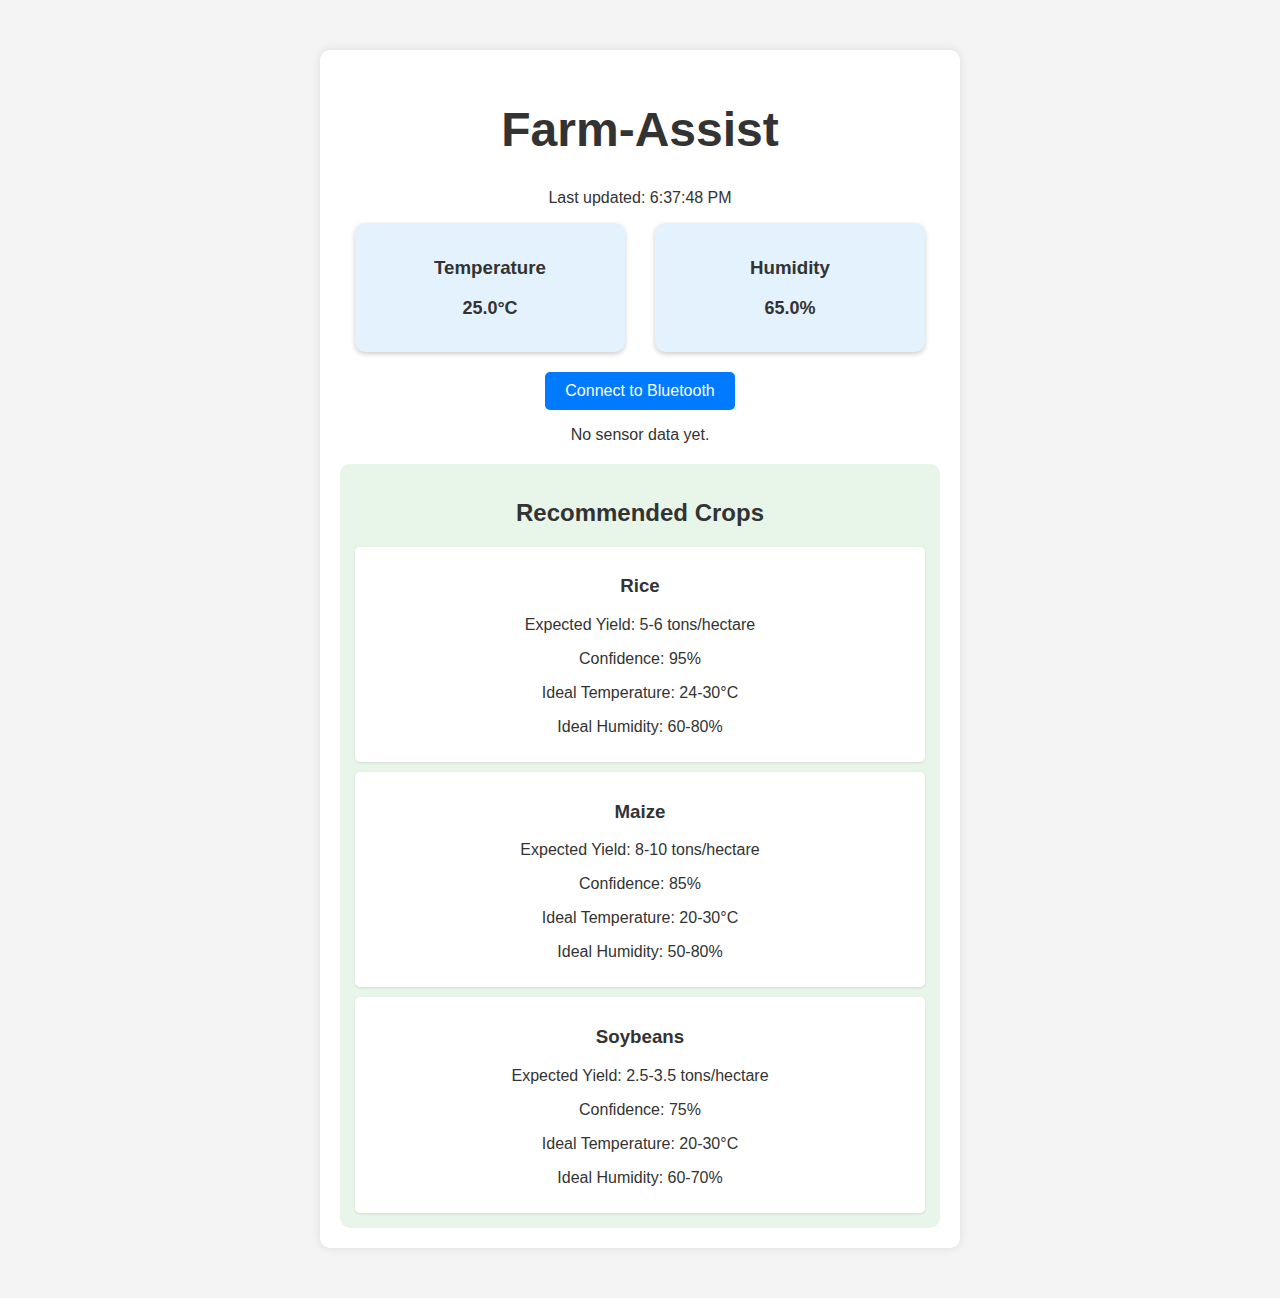
<file: index.html>
<!DOCTYPE html>
<html lang="en">
<head>
    <meta charset="UTF-8">
    <meta name="viewport" content="width=device-width, initial-scale=1.0">
    <title>Farm Assist</title>
    <link rel="stylesheet" href="style.css">
</head>
<body>
    <div class="container">
        <div class="header">
            <h1>Farm-Assist</h1> <i class="fa-solid fa-tractor"></i>
        </div>

        <p id="lastUpdated" class="last-updated">Last updated: Loading...</p>

        <div class="sensor-grid">
            <div class="sensor-card">
                <h3>Temperature</h3>
                <p id="temperature" class="sensor-value">--°C</p>
            </div>
            <div class="sensor-card">
                <h3>Humidity</h3>
                <p id="humidity" class="sensor-value">--%</p>
            </div>
        </div>
        
        <button id="connectButton">Connect to Bluetooth</button>
        <p id="dataDisplay">No sensor data yet.</p>

        <div class="recommendations">
            <h2>Recommended Crops</h2>
            <div id="recommendationsList"></div>
        </div>
    </div>

    <script src="script.js"></script>
</body>
</html>
</file>
<file: style.css>
body {
    margin: 0;
    font-family: Arial, sans-serif;
    background-color: #f4f4f4;
    color: #333;
    text-align: center;
}

.container {
    max-width: 600px;
    margin: 50px auto;
    padding: 20px;
    background: #fff;
    border-radius: 10px;
    box-shadow: 0 0 10px rgba(0, 0, 0, 0.1);
}

.header {
    font-size: 24px;
    font-weight: bold;
    margin-bottom: 20px;
}

.sensor-grid {
    display: flex;
    justify-content: space-around;
    margin-bottom: 20px;
}

.sensor-card {
    background: #e3f2fd;
    padding: 15px;
    border-radius: 10px;
    box-shadow: 0 2px 5px rgba(0, 0, 0, 0.2);
    width: 40%;
}

.sensor-value {
    font-size: 18px;
    font-weight: bold;
    margin-top: 10px;
}

button {
    background: #007bff;
    color: white;
    border: none;
    padding: 10px 20px;
    font-size: 16px;
    border-radius: 5px;
    cursor: pointer;
    transition: background 0.3s;
}

button:hover {
    background: #0056b3;
}

.recommendations {
    margin-top: 20px;
    padding: 15px;
    background: #e8f5e9;
    border-radius: 10px;
}

.crop-item {
    margin-top: 10px;
    padding: 10px;
    background: #fff;
    border-radius: 5px;
    box-shadow: 0 1px 3px rgba(0, 0, 0, 0.1);
}
</file>
